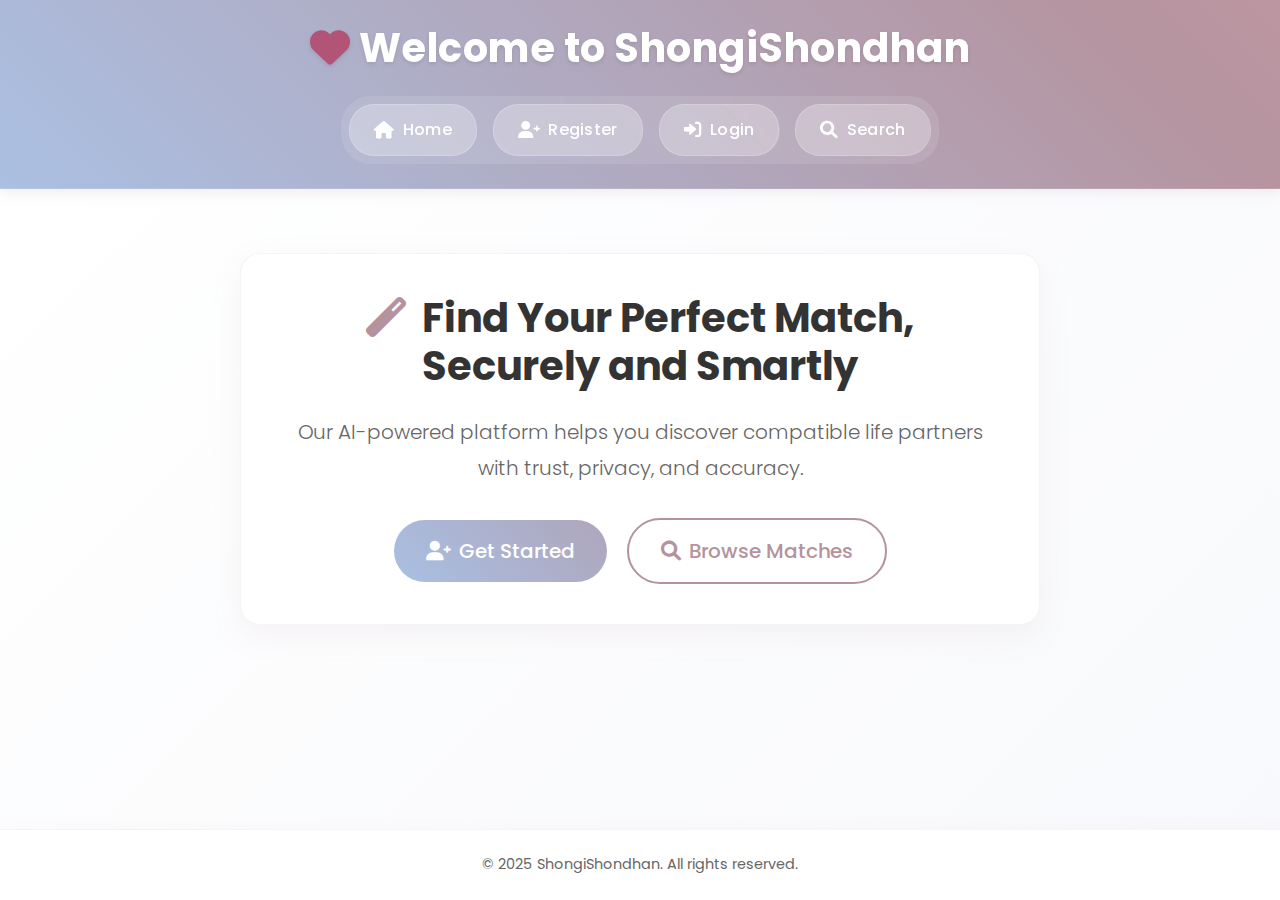
<file: index.html>
<!DOCTYPE html>
<html lang="en">
<head>
  <meta charset="UTF-8">
  <meta name="viewport" content="width=device-width, initial-scale=1.0">
  <title>ShongiShondhan | Home</title>
  <!-- Bootstrap 5 CSS -->
  <link href="https://cdn.jsdelivr.net/npm/bootstrap@5.3.0/dist/css/bootstrap.min.css" rel="stylesheet">
  <!-- Font Awesome -->
  <link href="https://cdnjs.cloudflare.com/ajax/libs/font-awesome/6.0.0/css/all.min.css" rel="stylesheet">
  <!-- Google Fonts - Poppins -->
  <link href="https://fonts.googleapis.com/css2?family=Poppins:wght@300;400;500;600;700&display=swap" rel="stylesheet">
  <!-- Custom CSS -->
  <link rel="stylesheet" href="index.css">
</head>
<body>
  <header>
    <div class="container">
      <h1><i class="fas fa-heart"></i> Welcome to ShongiShondhan</h1>
      <nav>
        <a href="index.html"><i class="fas fa-home"></i> Home</a>
        <a href="register.html"><i class="fas fa-user-plus"></i> Register</a>
        <a href="login.html"><i class="fas fa-sign-in-alt"></i> Login</a>
        <a href="search.html"><i class="fas fa-search"></i> Search</a>
      </nav>
    </div>
  </header>
  <main>
    <section class="container">
      <h2><i class="fas fa-magic"></i> Find Your Perfect Match, Securely and Smartly</h2>
      <p class="lead">Our AI-powered platform helps you discover compatible life partners with trust, privacy, and accuracy.</p>
      <div class="mt-4">
        <a href="register.html" class="btn btn-primary btn-lg me-3">
          <i class="fas fa-user-plus"></i> Get Started
        </a>
        <a href="search.html" class="btn btn-outline-primary btn-lg">
          <i class="fas fa-search"></i> Browse Matches
        </a>
      </div>
    </section>
  </main>
  <footer>
    <div class="container">
      <p>&copy; 2025 ShongiShondhan. All rights reserved.</p>
    </div>
  </footer>

  <!-- Bootstrap 5 JS Bundle with Popper -->
  <script src="https://cdn.jsdelivr.net/npm/bootstrap@5.3.0/dist/js/bootstrap.bundle.min.js"></script>
</body>
</html>
</file>
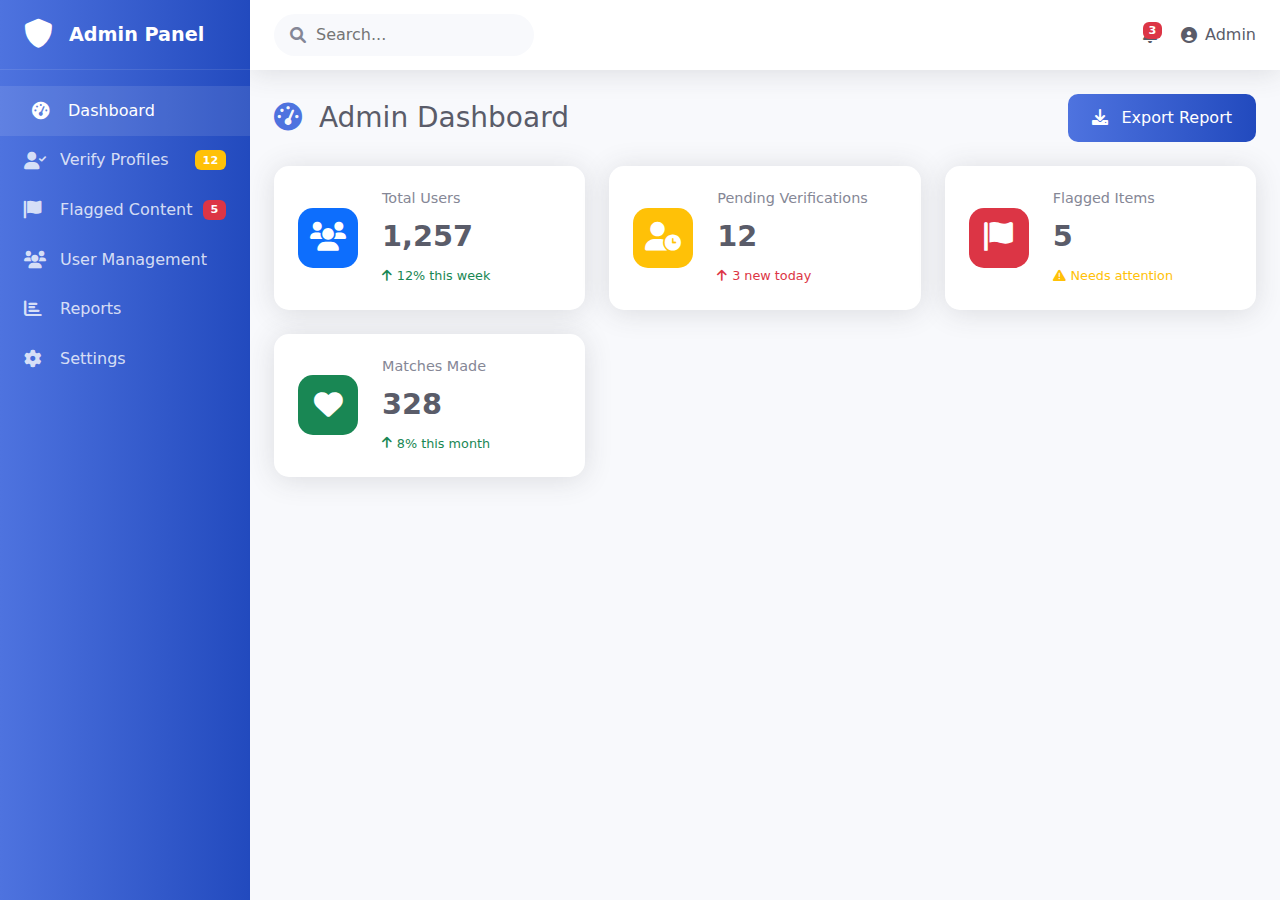
<file: admin.html>
<!DOCTYPE html>
<html lang="en">
<head>
  <meta charset="UTF-8">
  <meta name="viewport" content="width=device-width, initial-scale=1.0">
  <title>Admin Panel | ShongiShondhan</title>
  <!-- Bootstrap 5 CSS -->
  <link href="https://cdn.jsdelivr.net/npm/bootstrap@5.3.0/dist/css/bootstrap.min.css" rel="stylesheet">
  <!-- Font Awesome -->
  <link href="https://cdnjs.cloudflare.com/ajax/libs/font-awesome/6.0.0/css/all.min.css" rel="stylesheet">
  <!-- Custom CSS -->
  <link rel="stylesheet" href="admin.css">
</head>
<body class="bg-light">
  <div class="admin-wrapper">
    <!-- Sidebar -->
    <nav class="admin-sidebar">
      <div class="sidebar-header">
        <i class="fas fa-shield-alt"></i>
        <h3>Admin Panel</h3>
      </div>
      <div class="sidebar-menu">
        <a href="/dashboard" class="menu-item active">
          <i class="fas fa-tachometer-alt"></i>
          <span>Dashboard</span>
        </a>
        <a href="/verify_profiles" class="menu-item">
          <i class="fas fa-user-check"></i>
          <span>Verify Profiles</span>
          <span class="badge bg-warning">12</span>
        </a>
        <a href="/flagged_content" class="menu-item">
          <i class="fas fa-flag"></i>
          <span>Flagged Content</span>
          <span class="badge bg-danger">5</span>
        </a>
        <a href="/users" class="menu-item">
          <i class="fas fa-users"></i>
          <span>User Management</span>
        </a>
        <a href="/reports" class="menu-item">
          <i class="fas fa-chart-bar"></i>
          <span>Reports</span>
        </a>
        <a href="/settings" class="menu-item">
          <i class="fas fa-cog"></i>
          <span>Settings</span>
        </a>
      </div>
    </nav>

    <!-- Main Content -->
    <main class="admin-main">
      <!-- Top Navigation -->
      <div class="admin-nav">
        <div class="nav-left">
          <button class="btn toggle-sidebar">
            <i class="fas fa-bars"></i>
          </button>
          <div class="search-box">
            <i class="fas fa-search"></i>
            <input type="text" placeholder="Search...">
          </div>
        </div>
        <div class="nav-right">
          <div class="nav-item">
            <i class="fas fa-bell"></i>
            <span class="badge bg-danger">3</span>
          </div>
          <div class="nav-item">
            <i class="fas fa-user-circle"></i>
            <span>Admin</span>
          </div>
        </div>
      </div>

      <!-- Dashboard Content -->
      <div class="admin-content">
        <div class="content-header">
          <h2><i class="fas fa-tachometer-alt"></i> Admin Dashboard</h2>
          <div class="header-actions">
            <button class="btn btn-primary">
              <i class="fas fa-download"></i> Export Report
            </button>
          </div>
        </div>

        <!-- Stats Cards -->
        <div class="stats-grid">
          <div class="stats-card">
            <div class="stats-icon bg-primary">
              <i class="fas fa-users"></i>
            </div>
            <div class="stats-info">
              <h3>Total Users</h3>
              <p>1,257</p>
              <small class="text-success"><i class="fas fa-arrow-up"></i> 12% this week</small>
            </div>
          </div>

          <div class="stats-card">
            <div class="stats-icon bg-warning">
              <i class="fas fa-user-clock"></i>
            </div>
            <div class="stats-info">
              <h3>Pending Verifications</h3>
              <p>12</p>
              <small class="text-danger"><i class="fas fa-arrow-up"></i> 3 new today</small>
            </div>
          </div>

          <div class="stats-card">
            <div class="stats-icon bg-danger">
              <i class="fas fa-flag"></i>
            </div>
            <div class="stats-info">
              <h3>Flagged Items</h3>
              <p>5</p>
              <small class="text-warning"><i class="fas fa-exclamation-triangle"></i> Needs attention</small>
            </div>
          </div>

          <div class="stats-card">
            <div class="stats-icon bg-success">
              <i class="fas fa-heart"></i>
            </div>
            <div class="stats-info">
              <h3>Matches Made</h3>
              <p>328</p>
              <small class="text-success"><i class="fas fa-arrow-up"></i> 8% this month</small>
            </div>
          </div>
        </div>
      </div>
    </main>
  </div>

  <!-- Bootstrap JS Bundle with Popper -->
  <script src="https://cdn.jsdelivr.net/npm/bootstrap@5.3.0/dist/js/bootstrap.bundle.min.js"></script>
</body>
</html>
</file>
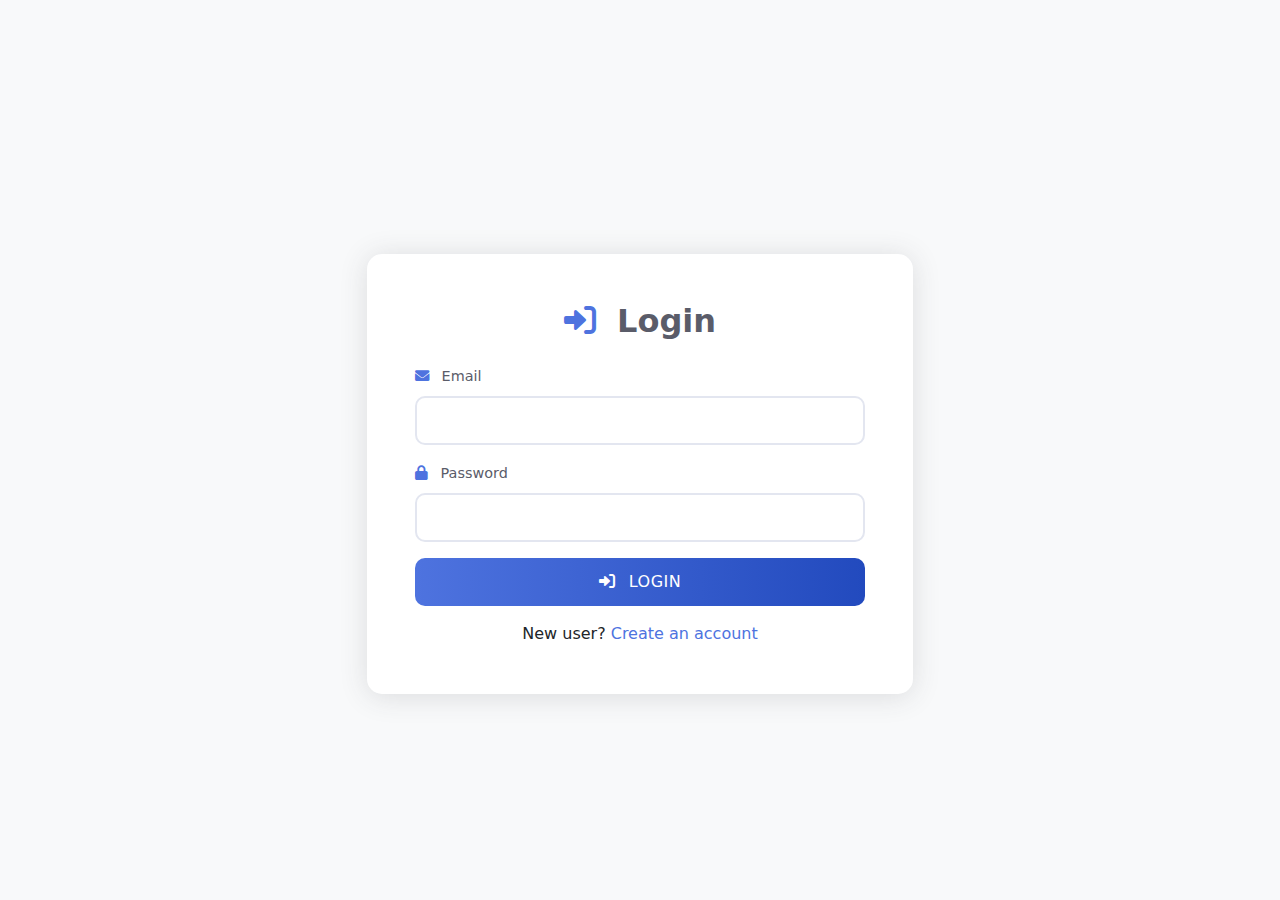
<file: login.html>
<!DOCTYPE html>
<html lang="en">
<head>
  <meta charset="UTF-8">
  <meta name="viewport" content="width=device-width, initial-scale=1.0">
  <title>Login | ShongiShondhan</title>
  <!-- Bootstrap 5 CSS -->
  <link href="https://cdn.jsdelivr.net/npm/bootstrap@5.3.0/dist/css/bootstrap.min.css" rel="stylesheet">
  <!-- Font Awesome -->
  <link href="https://cdnjs.cloudflare.com/ajax/libs/font-awesome/6.0.0/css/all.min.css" rel="stylesheet">
  <!-- Custom CSS -->
  <link rel="stylesheet" href="login.css">
</head>
<body class="bg-light">
  <div class="container">
    <div class="row justify-content-center mt-5">
      <div class="col-md-6">
        <div class="card shadow">
          <div class="card-body p-5">
            <h2 class="text-center mb-4"><i class="fas fa-sign-in-alt"></i> Login</h2>
            <form action="/login" method="post">
              <div class="mb-3">
                <label class="form-label"><i class="fas fa-envelope"></i> Email</label>
                <input type="email" class="form-control" name="email" required>
              </div>
              <div class="mb-3">
                <label class="form-label"><i class="fas fa-lock"></i> Password</label>
                <input type="password" class="form-control" name="password" required>
              </div>
              <button type="submit" class="btn btn-primary w-100 mb-3">
                <i class="fas fa-sign-in-alt"></i> Login
              </button>
            </form>
            <p class="text-center mb-0">New user? <a href="register.html" class="text-decoration-none">Create an account</a></p>
          </div>
        </div>
      </div>
    </div>
  </div>

  <!-- Bootstrap JS Bundle with Popper -->
  <script src="https://cdn.jsdelivr.net/npm/bootstrap@5.3.0/dist/js/bootstrap.bundle.min.js"></script>
</body>
</html>
</file>
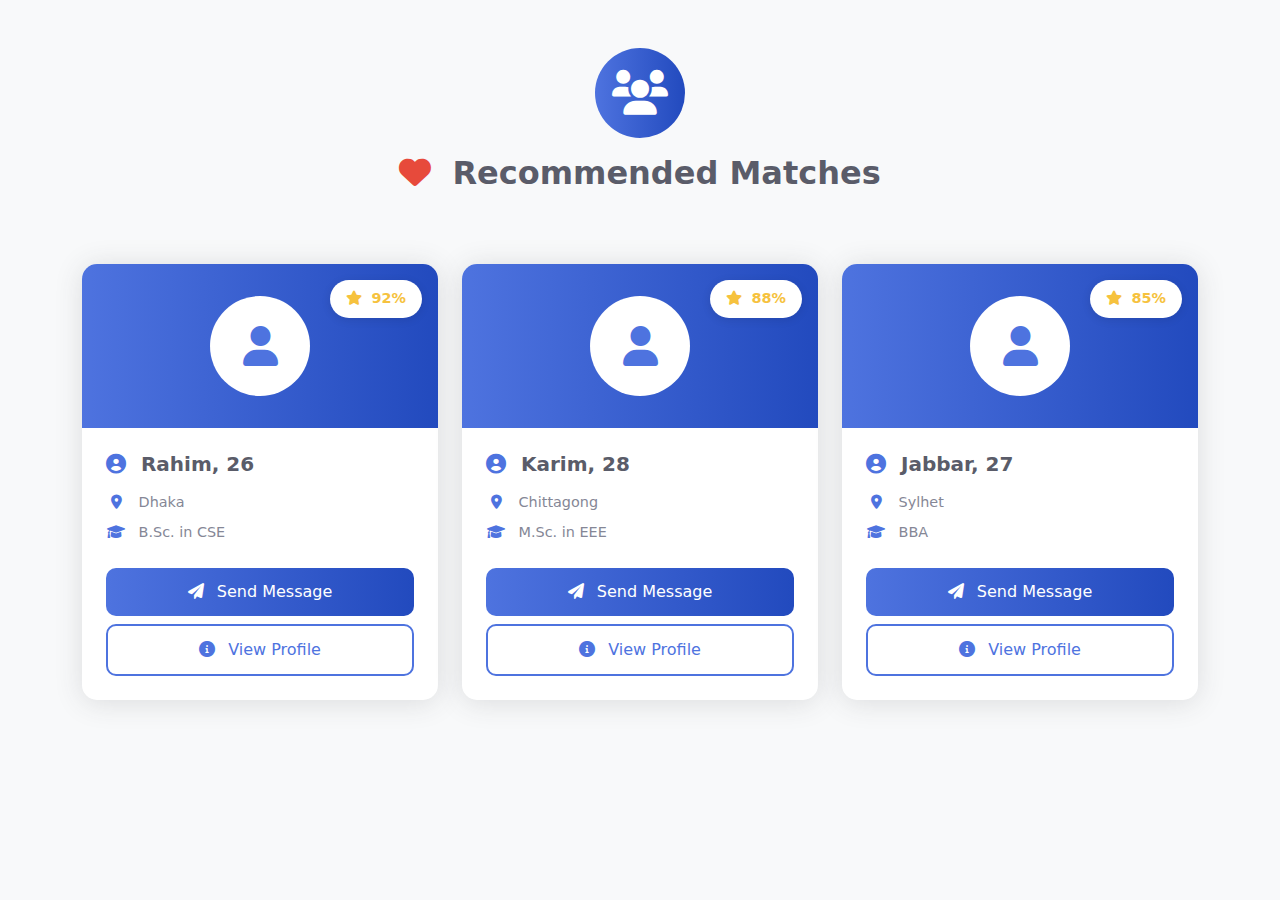
<file: matches.html>
<!DOCTYPE html>
<html lang="en">
<head>
  <meta charset="UTF-8">
  <meta name="viewport" content="width=device-width, initial-scale=1.0">
  <title>Your Matches | ShongiShondhan</title>
  <!-- Bootstrap 5 CSS -->
  <link href="https://cdn.jsdelivr.net/npm/bootstrap@5.3.0/dist/css/bootstrap.min.css" rel="stylesheet">
  <!-- Font Awesome -->
  <link href="https://cdnjs.cloudflare.com/ajax/libs/font-awesome/6.0.0/css/all.min.css" rel="stylesheet">
  <!-- Custom CSS -->
  <link rel="stylesheet" href="matches.css">
</head>
<body class="bg-light">
  <div class="container py-5">
    <div class="text-center mb-5">
      <div class="matches-icon-container mb-3">
        <i class="fas fa-users"></i>
      </div>
      <h2 class="mb-4"><i class="fas fa-heart"></i> Recommended Matches</h2>
    </div>

    <div class="row g-4">
      <!-- Match Card 1 -->
      <div class="col-md-6 col-lg-4">
        <div class="match-card">
          <div class="match-card-header">
            <div class="profile-image">
              <i class="fas fa-user"></i>
            </div>
            <div class="compatibility-badge">
              <i class="fas fa-star"></i> 92%
            </div>
          </div>
          <div class="match-card-body">
            <h3><i class="fas fa-user-circle"></i> Rahim, 26</h3>
            <div class="match-info">
              <p><i class="fas fa-map-marker-alt"></i> Dhaka</p>
              <p><i class="fas fa-graduation-cap"></i> B.Sc. in CSE</p>
            </div>
            <div class="match-actions">
              <button class="btn btn-primary">
                <i class="fas fa-paper-plane"></i> Send Message
              </button>
              <button class="btn btn-outline-primary">
                <i class="fas fa-info-circle"></i> View Profile
              </button>
            </div>
          </div>
        </div>
      </div>

      <!-- Match Card 2 (Example) -->
      <div class="col-md-6 col-lg-4">
        <div class="match-card">
          <div class="match-card-header">
            <div class="profile-image">
              <i class="fas fa-user"></i>
            </div>
            <div class="compatibility-badge">
              <i class="fas fa-star"></i> 88%
            </div>
          </div>
          <div class="match-card-body">
            <h3><i class="fas fa-user-circle"></i> Karim, 28</h3>
            <div class="match-info">
              <p><i class="fas fa-map-marker-alt"></i> Chittagong</p>
              <p><i class="fas fa-graduation-cap"></i> M.Sc. in EEE</p>
            </div>
            <div class="match-actions">
              <button class="btn btn-primary">
                <i class="fas fa-paper-plane"></i> Send Message
              </button>
              <button class="btn btn-outline-primary">
                <i class="fas fa-info-circle"></i> View Profile
              </button>
            </div>
          </div>
        </div>
      </div>

      <!-- Match Card 3 (Example) -->
      <div class="col-md-6 col-lg-4">
        <div class="match-card">
          <div class="match-card-header">
            <div class="profile-image">
              <i class="fas fa-user"></i>
            </div>
            <div class="compatibility-badge">
              <i class="fas fa-star"></i> 85%
            </div>
          </div>
          <div class="match-card-body">
            <h3><i class="fas fa-user-circle"></i> Jabbar, 27</h3>
            <div class="match-info">
              <p><i class="fas fa-map-marker-alt"></i> Sylhet</p>
              <p><i class="fas fa-graduation-cap"></i> BBA</p>
            </div>
            <div class="match-actions">
              <button class="btn btn-primary">
                <i class="fas fa-paper-plane"></i> Send Message
              </button>
              <button class="btn btn-outline-primary">
                <i class="fas fa-info-circle"></i> View Profile
              </button>
            </div>
          </div>
        </div>
      </div>
    </div>
  </div>

  <!-- Bootstrap JS Bundle with Popper -->
  <script src="https://cdn.jsdelivr.net/npm/bootstrap@5.3.0/dist/js/bootstrap.bundle.min.js"></script>
</body>
</html>
</file>
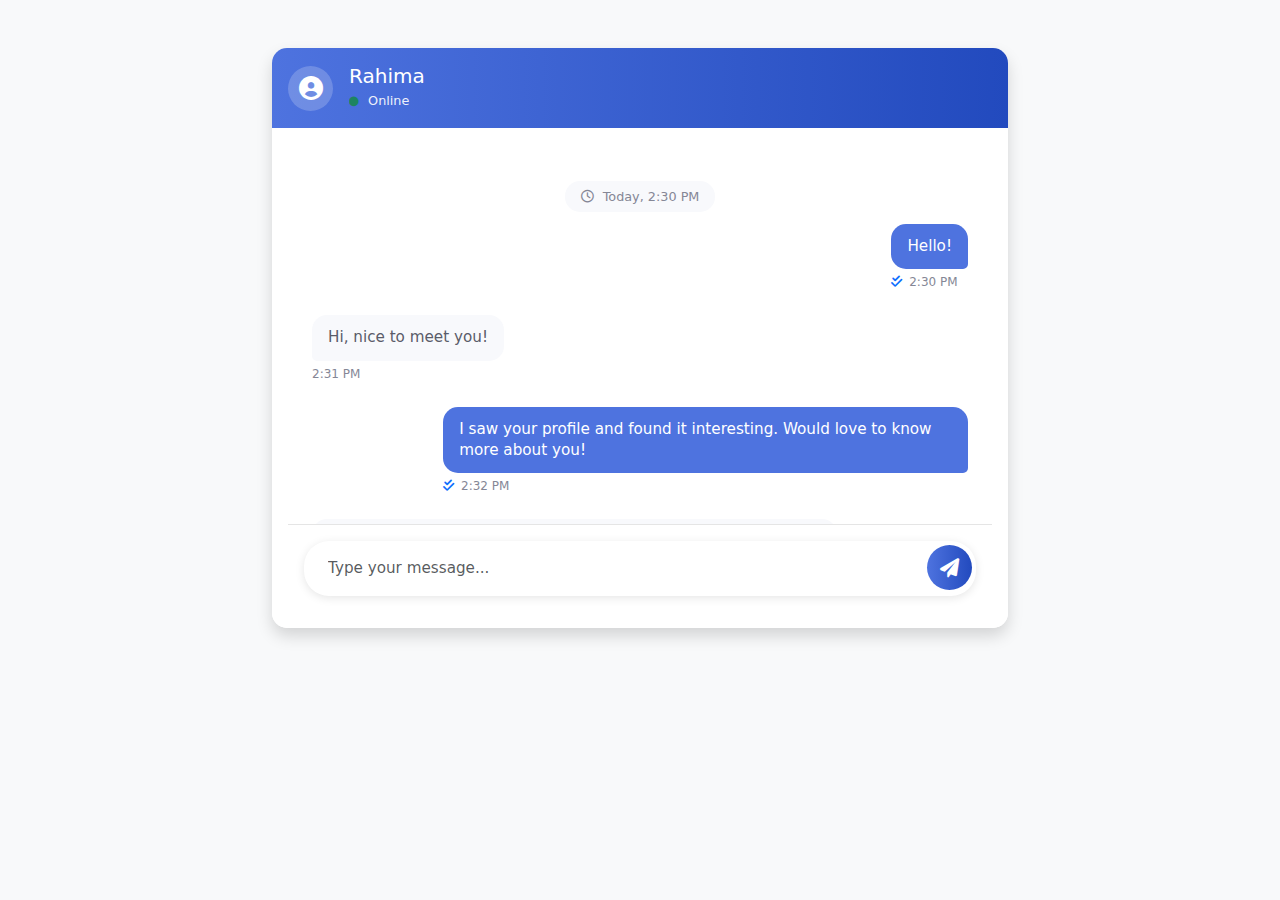
<file: messages.html>
<!DOCTYPE html>
<html lang="en">
<head>
  <meta charset="UTF-8">
  <meta name="viewport" content="width=device-width, initial-scale=1.0">
  <title>Messages | ShongiShondhan</title>
  <!-- Bootstrap 5 CSS -->
  <link href="https://cdn.jsdelivr.net/npm/bootstrap@5.3.0/dist/css/bootstrap.min.css" rel="stylesheet">
  <!-- Font Awesome -->
  <link href="https://cdnjs.cloudflare.com/ajax/libs/font-awesome/6.0.0/css/all.min.css" rel="stylesheet">
  <!-- Custom CSS -->
  <link rel="stylesheet" href="messages.css">
</head>
<body class="bg-light">
  <div class="container py-5">
    <div class="row justify-content-center">
      <div class="col-md-8">
        <div class="card shadow">
          <div class="card-header bg-primary text-white py-3">
            <div class="d-flex align-items-center">
              <div class="chat-avatar">
                <i class="fas fa-user-circle"></i>
              </div>
              <div class="ms-3">
                <h5 class="mb-0">Rahima</h5>
                <small><i class="fas fa-circle text-success"></i> Online</small>
              </div>
            </div>
          </div>
          
          <div class="card-body chat-box">
            <div class="chat-messages">
              <div class="message-group timestamp">
                <small><i class="far fa-clock"></i> Today, 2:30 PM</small>
              </div>

              <div class="message-group outgoing">
                <div class="message">
                  <div class="message-content">
                    <p>Hello!</p>
                  </div>
                  <small class="message-time">
                    <i class="fas fa-check-double text-primary"></i> 2:30 PM
                  </small>
                </div>
              </div>

              <div class="message-group incoming">
                <div class="message">
                  <div class="message-content">
                    <p>Hi, nice to meet you!</p>
                  </div>
                  <small class="message-time">2:31 PM</small>
                </div>
              </div>

              <!-- Example Additional Messages -->
              <div class="message-group outgoing">
                <div class="message">
                  <div class="message-content">
                    <p>I saw your profile and found it interesting. Would love to know more about you!</p>
                  </div>
                  <small class="message-time">
                    <i class="fas fa-check-double text-primary"></i> 2:32 PM
                  </small>
                </div>
              </div>

              <div class="message-group incoming">
                <div class="message">
                  <div class="message-content">
                    <p>Thank you! I'd be happy to chat and get to know each other better. What would you like to know?</p>
                  </div>
                  <small class="message-time">2:33 PM</small>
                </div>
              </div>
            </div>

            <form action="/send_message" method="post" class="message-form">
              <div class="input-group">
                <input type="text" class="form-control" name="message" placeholder="Type your message..." required>
                <button type="submit" class="btn btn-primary">
                  <i class="fas fa-paper-plane"></i>
                </button>
              </div>
            </form>
          </div>
        </div>
      </div>
    </div>
  </div>

  <!-- Bootstrap JS Bundle with Popper -->
  <script src="https://cdn.jsdelivr.net/npm/bootstrap@5.3.0/dist/js/bootstrap.bundle.min.js"></script>
</body>
</html>
</file>
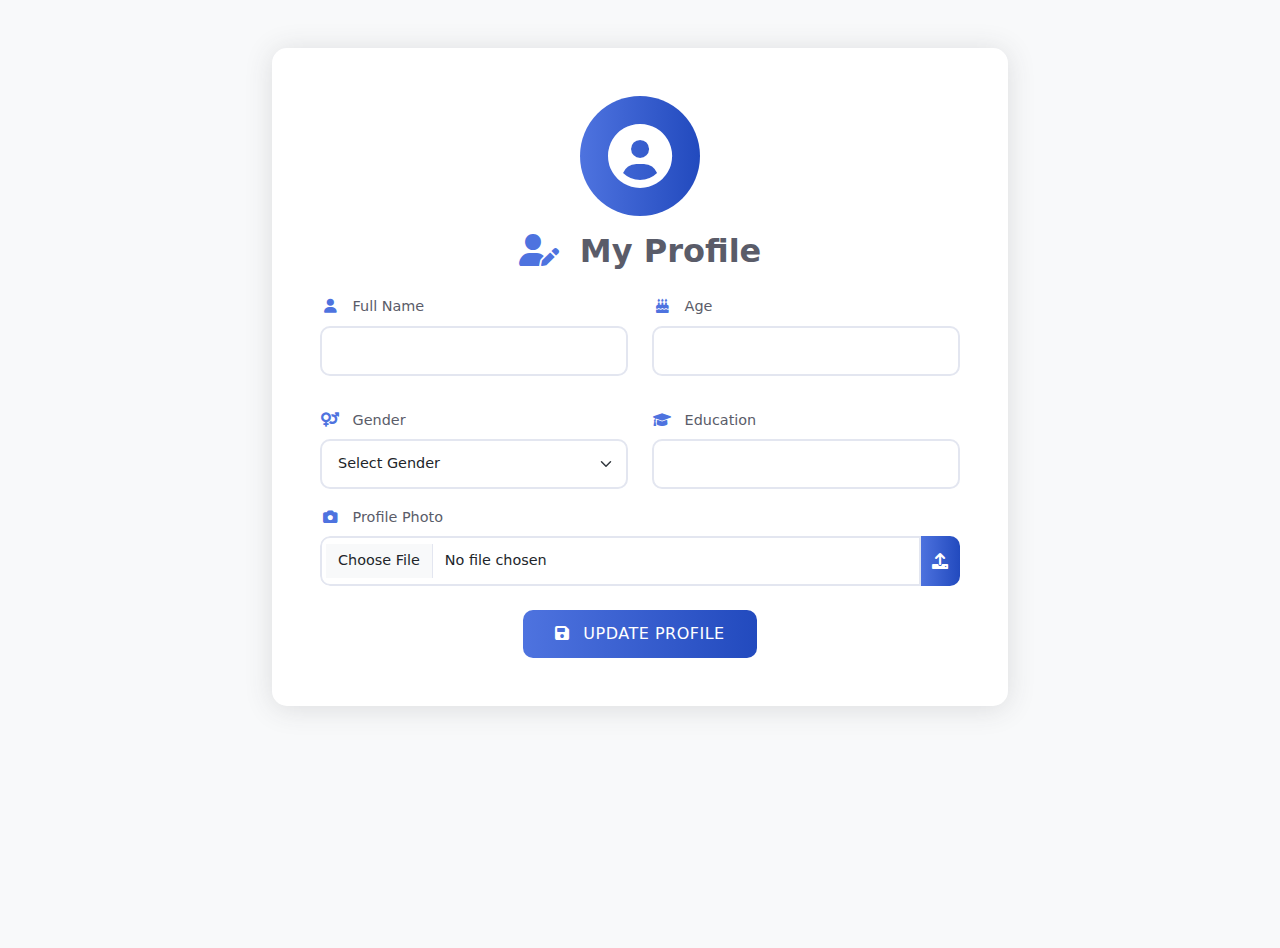
<file: profile.html>
<!DOCTYPE html>
<html lang="en">
<head>
  <meta charset="UTF-8">
  <meta name="viewport" content="width=device-width, initial-scale=1.0">
  <title>My Profile | ShongiShondhan</title>
  <!-- Bootstrap 5 CSS -->
  <link href="https://cdn.jsdelivr.net/npm/bootstrap@5.3.0/dist/css/bootstrap.min.css" rel="stylesheet">
  <!-- Font Awesome -->
  <link href="https://cdnjs.cloudflare.com/ajax/libs/font-awesome/6.0.0/css/all.min.css" rel="stylesheet">
  <!-- Custom CSS -->
  <link rel="stylesheet" href="profile.css">
</head>
<body class="bg-light">
  <div class="container">
    <div class="row justify-content-center mt-5">
      <div class="col-md-8">
        <div class="card shadow">
          <div class="card-body p-5">
            <div class="text-center mb-4">
              <div class="profile-photo-container mb-3">
                <div class="profile-photo">
                  <i class="fas fa-user-circle"></i>
                </div>
              </div>
              <h2 class="mb-4"><i class="fas fa-user-edit"></i> My Profile</h2>
            </div>
            <form action="/update_profile" method="post" enctype="multipart/form-data">
              <div class="row">
                <div class="col-md-6 mb-3">
                  <label class="form-label"><i class="fas fa-user"></i> Full Name</label>
                  <input type="text" class="form-control" name="full_name">
                </div>
                <div class="col-md-6 mb-3">
                  <label class="form-label"><i class="fas fa-birthday-cake"></i> Age</label>
                  <input type="number" class="form-control" name="age">
                </div>
              </div>
              <div class="row">
                <div class="col-md-6 mb-3">
                  <label class="form-label"><i class="fas fa-venus-mars"></i> Gender</label>
                  <select class="form-select" name="gender">
                    <option value="" selected disabled>Select Gender</option>
                    <option value="male">Male</option>
                    <option value="female">Female</option>
                  </select>
                </div>
                <div class="col-md-6 mb-3">
                  <label class="form-label"><i class="fas fa-graduation-cap"></i> Education</label>
                  <input type="text" class="form-control" name="education">
                </div>
              </div>
              <div class="mb-4">
                <label class="form-label"><i class="fas fa-camera"></i> Profile Photo</label>
                <div class="input-group">
                  <input type="file" class="form-control" name="photo" accept="image/*">
                  <label class="input-group-text" for="photo">
                    <i class="fas fa-upload"></i>
                  </label>
                </div>
              </div>
              <div class="text-center">
                <button type="submit" class="btn btn-primary">
                  <i class="fas fa-save"></i> Update Profile
                </button>
              </div>
            </form>
          </div>
        </div>
      </div>
    </div>
  </div>

  <!-- Bootstrap JS Bundle with Popper -->
  <script src="https://cdn.jsdelivr.net/npm/bootstrap@5.3.0/dist/js/bootstrap.bundle.min.js"></script>
</body>
</html>
</file>
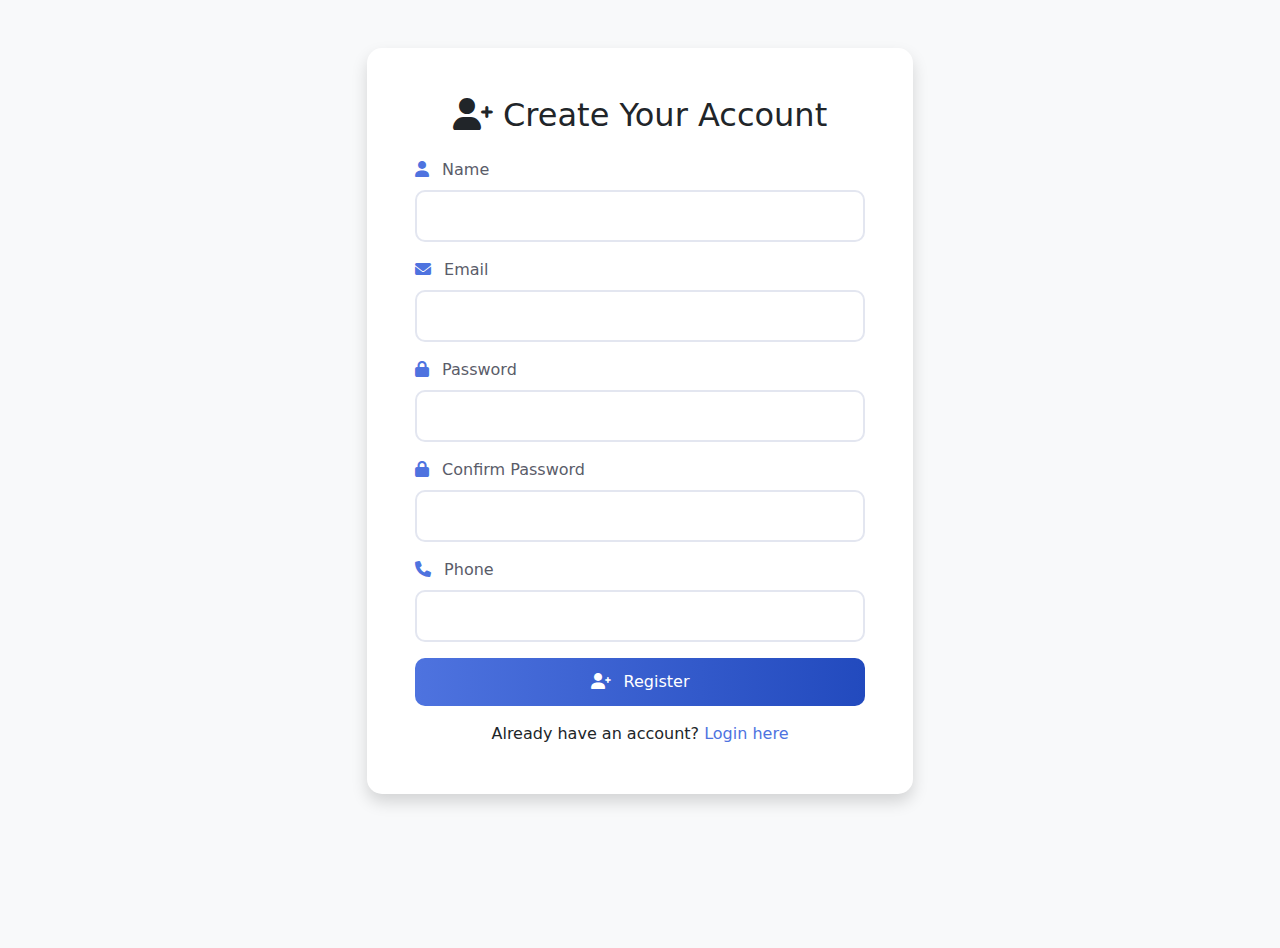
<file: register.html>
<!DOCTYPE html>
<html lang="en">
<head>
  <meta charset="UTF-8">
  <meta name="viewport" content="width=device-width, initial-scale=1.0">
  <title>Register | ShongiShondhan</title>
  <!-- Bootstrap 5 CSS -->
  <link href="https://cdn.jsdelivr.net/npm/bootstrap@5.3.0/dist/css/bootstrap.min.css" rel="stylesheet">
  <!-- Font Awesome -->
  <link href="https://cdnjs.cloudflare.com/ajax/libs/font-awesome/6.0.0/css/all.min.css" rel="stylesheet">
  <!-- Custom CSS -->
  <link rel="stylesheet" href="styles.css">
</head>
<body class="bg-light">
  <div class="container">
    <div class="row justify-content-center mt-5">
      <div class="col-md-6">
        <div class="card shadow">
          <div class="card-body p-5">
            <h2 class="text-center mb-4"><i class="fas fa-user-plus"></i> Create Your Account</h2>
            <form action="/register" method="post">
              <div class="mb-3">
                <label class="form-label"><i class="fas fa-user"></i> Name</label>
                <input type="text" class="form-control" name="name" required>
              </div>
              <div class="mb-3">
                <label class="form-label"><i class="fas fa-envelope"></i> Email</label>
                <input type="email" class="form-control" name="email" required>
              </div>
              <div class="mb-3">
                <label class="form-label"><i class="fas fa-lock"></i> Password</label>
                <input type="password" class="form-control" name="password" required>
              </div>
              <div class="mb-3">
                <label class="form-label"><i class="fas fa-lock"></i> Confirm Password</label>
                <input type="password" class="form-control" name="confirm_password" required>
              </div>
              <div class="mb-3">
                <label class="form-label"><i class="fas fa-phone"></i> Phone</label>
                <input type="text" class="form-control" name="phone" required>
              </div>
              <button type="submit" class="btn btn-primary w-100 mb-3">
                <i class="fas fa-user-plus"></i> Register
              </button>
            </form>
            <p class="text-center mb-0">Already have an account? <a href="login.html" class="text-decoration-none">Login here</a></p>
          </div>
        </div>
      </div>
    </div>
  </div>

  <!-- Bootstrap JS Bundle with Popper -->
  <script src="https://cdn.jsdelivr.net/npm/bootstrap@5.3.0/dist/js/bootstrap.bundle.min.js"></script>
</body>
</html>
</file>
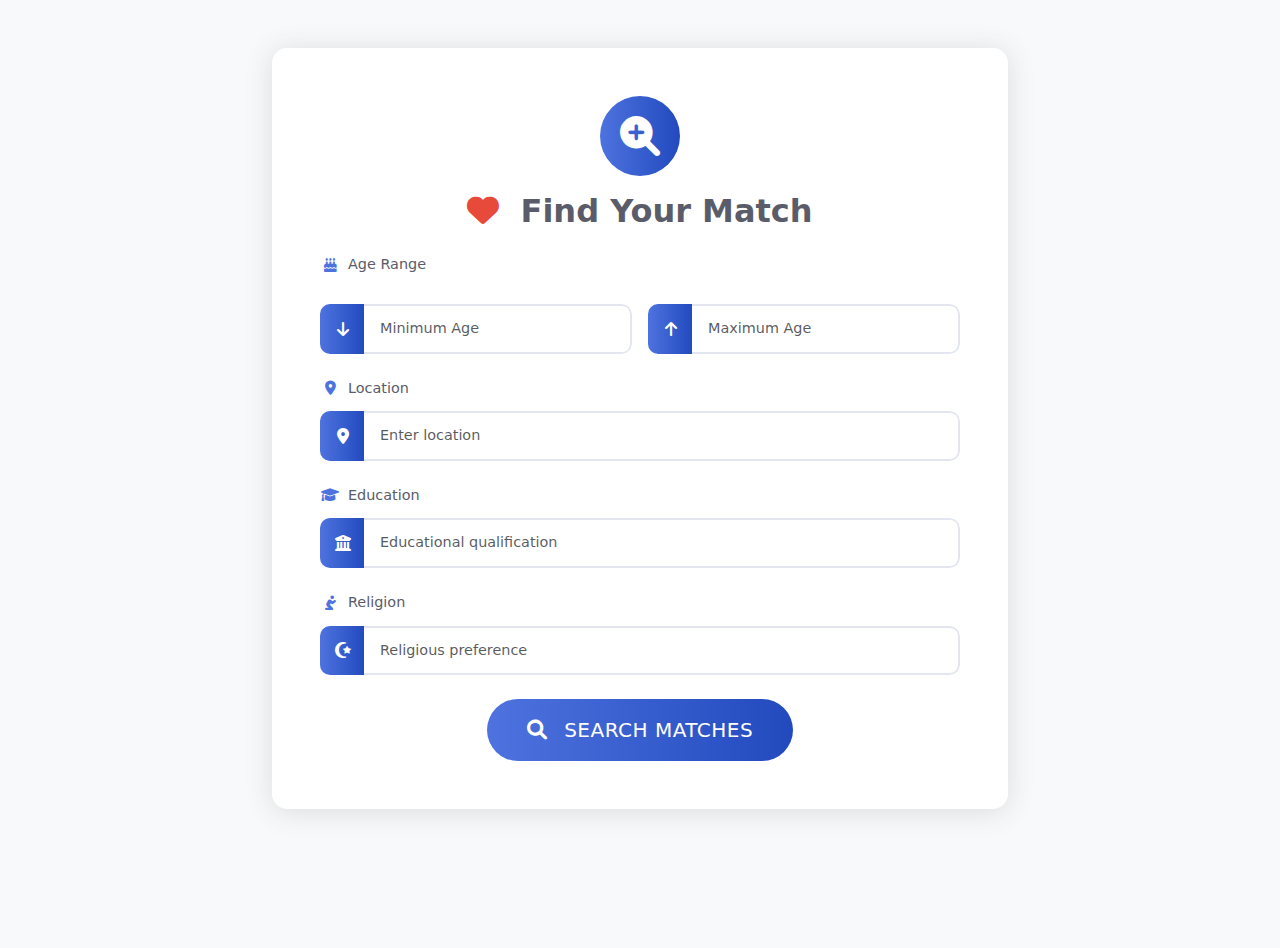
<file: search.html>
<!DOCTYPE html>
<html lang="en">
<head>
  <meta charset="UTF-8">
  <meta name="viewport" content="width=device-width, initial-scale=1.0">
  <title>Search Matches | ShongiShondhan</title>
  <!-- Bootstrap 5 CSS -->
  <link href="https://cdn.jsdelivr.net/npm/bootstrap@5.3.0/dist/css/bootstrap.min.css" rel="stylesheet">
  <!-- Font Awesome -->
  <link href="https://cdnjs.cloudflare.com/ajax/libs/font-awesome/6.0.0/css/all.min.css" rel="stylesheet">
  <!-- Custom CSS -->
  <link rel="stylesheet" href="search.css">
</head>
<body class="bg-light">
  <div class="container">
    <div class="row justify-content-center mt-5">
      <div class="col-md-8">
        <div class="card shadow">
          <div class="card-body p-5">
            <div class="text-center mb-4">
              <div class="search-icon-container mb-3">
                <i class="fas fa-search-plus"></i>
              </div>
              <h2 class="mb-4"><i class="fas fa-heart"></i> Find Your Match</h2>
            </div>
            <form action="/search_results" method="get">
              <div class="mb-4">
                <label class="form-label"><i class="fas fa-birthday-cake"></i> Age Range</label>
                <div class="row g-3">
                  <div class="col-sm-6">
                    <div class="input-group">
                      <span class="input-group-text"><i class="fas fa-arrow-down"></i></span>
                      <input type="number" class="form-control" name="age_min" placeholder="Minimum Age">
                    </div>
                  </div>
                  <div class="col-sm-6">
                    <div class="input-group">
                      <span class="input-group-text"><i class="fas fa-arrow-up"></i></span>
                      <input type="number" class="form-control" name="age_max" placeholder="Maximum Age">
                    </div>
                  </div>
                </div>
              </div>

              <div class="mb-4">
                <label class="form-label"><i class="fas fa-map-marker-alt"></i> Location</label>
                <div class="input-group">
                  <span class="input-group-text"><i class="fas fa-location-dot"></i></span>
                  <input type="text" class="form-control" name="location" placeholder="Enter location">
                </div>
              </div>

              <div class="mb-4">
                <label class="form-label"><i class="fas fa-graduation-cap"></i> Education</label>
                <div class="input-group">
                  <span class="input-group-text"><i class="fas fa-university"></i></span>
                  <input type="text" class="form-control" name="education" placeholder="Educational qualification">
                </div>
              </div>

              <div class="mb-4">
                <label class="form-label"><i class="fas fa-pray"></i> Religion</label>
                <div class="input-group">
                  <span class="input-group-text"><i class="fas fa-star-and-crescent"></i></span>
                  <input type="text" class="form-control" name="religion" placeholder="Religious preference">
                </div>
              </div>

              <div class="text-center">
                <button type="submit" class="btn btn-primary btn-lg">
                  <i class="fas fa-search"></i> Search Matches
                </button>
              </div>
            </form>
          </div>
        </div>
      </div>
    </div>
  </div>

  <!-- Bootstrap JS Bundle with Popper -->
  <script src="https://cdn.jsdelivr.net/npm/bootstrap@5.3.0/dist/js/bootstrap.bundle.min.js"></script>
</body>
</html>
</file>
<file: index.css>
/* Home Page Specific Styles */
:root {
  --primary-color: #b4929e;
  --hover-color: #9d8189;
  --background-gradient: linear-gradient(45deg, #a7c5eb, #b4929e, #e8a9a9);
  --header-height: 70px;
  --card-shadow: 0 0.15rem 1.75rem 0 rgba(180, 146, 158, 0.15);
  --heart-color: #e8a9a9;
}

/* Global Styles */
body {
  font-family: 'Poppins', sans-serif;
  min-height: 100vh;
  display: flex;
  flex-direction: column;
  background: #ffffff;
}

/* Header Styles */
header {
  background: linear-gradient(45deg, 
    rgba(167, 197, 235, 0.98),    /* Soft Blue */
    rgba(180, 146, 158, 0.98),    /* Muted Pink */
    rgba(232, 169, 169, 0.98)     /* Soft Coral */
  );
  background-size: 200% 200%;
  padding: 1.5rem 0;
  box-shadow: 0 2px 15px rgba(180, 146, 158, 0.2);
  animation: gradientAnimation 10s ease infinite;
  border-bottom: 1px solid rgba(255, 255, 255, 0.1);
  backdrop-filter: blur(10px);
}

header .container {
  display: flex;
  flex-direction: column;
  align-items: center;
  gap: 1.5rem;
}

header h1 {
  color: #ffffff;
  font-size: 2.5rem;
  font-weight: 700;
  margin: 0;
  text-align: center;
  text-shadow: 0 2px 4px rgba(0, 0, 0, 0.1);
  letter-spacing: 0.5px;
}

header h1 i {
  color: #b25475;
  animation: heartBeat 1.5s infinite, colorChange 3s infinite;
}

@keyframes heartBeat {
  0% { transform: scale(1); }
  14% { transform: scale(1.3); }
  28% { transform: scale(1); }
  42% { transform: scale(1.3); }
  70% { transform: scale(1); }
}

/* Navigation Styles */
nav {
  display: flex;
  gap: 1rem;
  flex-wrap: wrap;
  justify-content: center;
  padding: 0.5rem;
  background: rgba(255, 255, 255, 0.12);
  border-radius: 30px;
  backdrop-filter: blur(5px);
}

nav a {
  color: #ffffff;
  text-decoration: none;
  padding: 0.8rem 1.5rem;
  border-radius: 25px;
  background: rgba(255, 255, 255, 0.15);
  transition: all 0.3s ease;
  display: flex;
  align-items: center;
  gap: 0.5rem;
  border: 1px solid rgba(255, 255, 255, 0.2);
  backdrop-filter: blur(5px);
  font-weight: 500;
  letter-spacing: 0.3px;
}

nav a:hover {
  background: rgba(255, 255, 255, 0.25);
  transform: translateY(-2px);
  color: #ffffff;
  border-color: rgba(255, 255, 255, 0.3);
  box-shadow: 0 5px 15px rgba(180, 146, 158, 0.2);
}

nav a.active {
  background: rgba(255, 255, 255, 0.3);
  color: white;
  box-shadow: 0 5px 15px rgba(180, 146, 158, 0.2);
}

nav a i {
  font-size: 1.1rem;
}

/* Main Content Styles */
main {
  flex: 1;
  padding: 4rem 0;
  background: linear-gradient(135deg, #ffffff, #f8f9fc);
}

section.container {
  max-width: 800px;
  text-align: center;
  animation: fadeInUp 1s ease-out;
  background: white;
  padding: 2.5rem;
  border-radius: 20px;
  box-shadow: 0 10px 30px rgba(180, 146, 158, 0.1);
  border: 1px solid rgba(180, 146, 158, 0.1);
}

section h2 {
  color: #333333;
  font-size: 2.5rem;
  font-weight: 700;
  margin-bottom: 1.5rem;
}

section h2 i {
  color: #b4929e;
  margin-right: 0.5rem;
}

.lead {
  color: #666666;
  font-size: 1.25rem;
  font-weight: 300;
  margin-bottom: 2rem;
  line-height: 1.8;
}

/* Button Styles */
.btn {
  padding: 1rem 2rem;
  font-weight: 500;
  border-radius: 50px;
  transition: all 0.3s ease;
  display: inline-flex;
  align-items: center;
  gap: 0.5rem;
}

.btn-primary {
  background: linear-gradient(45deg, #a7c5eb, #b4929e);
  border: none;
  background-size: 200% 200%;
  animation: gradientAnimation 5s ease infinite;
  color: white;
}

.btn-primary:hover {
  background: linear-gradient(45deg, #b4929e, #e8a9a9);
  transform: translateY(-2px);
  box-shadow: 0 5px 15px rgba(180, 146, 158, 0.3);
}

.btn-outline-primary {
  color: #b4929e;
  border: 2px solid #b4929e;
  position: relative;
  z-index: 1;
  overflow: hidden;
  background: white;
}

.btn-outline-primary:hover {
  background: #b4929e;
  border-color: #b4929e;
  transform: translateY(-2px);
  box-shadow: 0 5px 15px rgba(180, 146, 158, 0.2);
  color: white;
}

/* Footer Styles */
footer {
  background: white;
  padding: 1.5rem 0;
  text-align: center;
  box-shadow: 0 -2px 15px rgba(180, 146, 158, 0.05);
  border-top: 1px solid rgba(180, 146, 158, 0.1);
}

footer p {
  color: #666666;
  margin: 0;
  font-size: 0.9rem;
}

/* Animations */
@keyframes fadeInUp {
  from {
    opacity: 0;
    transform: translateY(20px);
  }
  to {
    opacity: 1;
    transform: translateY(0);
  }
}

/* Responsive Styles */
@media (max-width: 768px) {
  header h1 {
    font-size: 2rem;
  }

  nav {
    flex-direction: column;
    width: 100%;
    max-width: 300px;
  }

  nav a {
    width: 100%;
    justify-content: center;
  }

  section h2 {
    font-size: 2rem;
  }

  .lead {
    font-size: 1.1rem;
  }

  .btn-lg {
    padding: 0.8rem 1.5rem;
    font-size: 1rem;
  }

  main {
    padding: 2rem 0;
  }

  .container {
    padding: 0 1rem;
  }
}

/* Background Animation */
@keyframes gradientAnimation {
  0% {
    background-position: 0% 50%;
  }
  50% {
    background-position: 100% 50%;
  }
  100% {
    background-position: 0% 50%;
  }
}

header {
  background-size: 200% 200%;
  animation: gradientAnimation 15s ease infinite;
}

/* Hover Effects */
.btn i {
  transition: transform 0.3s ease;
}

.btn:hover i {
  transform: translateX(5px);
} 

/* Glass Effect for Cards */
.stats-card {
  background: rgba(255, 255, 255, 0.95);
  backdrop-filter: blur(10px);
  border: 1px solid rgba(255, 255, 255, 0.2);
}

/* Enhanced Hover Effects */
.btn:hover i {
  transform: translateX(5px);
  transition: transform 0.3s ease;
}

/* Additional Animation for Heart Icon */
@keyframes colorChange {
  0% { color: #ffffff; }
  50% { color: rgba(255, 255, 255, 0.8); }
  100% { color: #ffffff; }
}

header h1 i {
  animation: heartBeat 1.5s infinite, colorChange 3s infinite;
}

/* Glowing Effect for Important Elements */
.btn-primary:hover {
  box-shadow: 0 5px 15px rgba(180, 146, 158, 0.3),
              0 0 30px rgba(232, 169, 169, 0.2);
} 

/* Color Palette Used:
  #a7c5eb - Soft Blue
  #b4929e - Muted Pink
  #e8a9a9 - Soft Coral
  #ffffff - Pure White
  #f8f9fc - Light Gray
  #333333 - Dark Gray (Text)
  #666666 - Medium Gray (Secondary Text)
*/
</file>
<file: admin.css>
/* Admin Panel Specific Styles */
:root {
  --primary-color: #4e73df;
  --hover-color: #2e59d9;
  --background-gradient: linear-gradient(to right, #4e73df, #224abe);
  --sidebar-width: 250px;
  --header-height: 70px;
  --card-shadow: 0 0.15rem 1.75rem 0 rgba(58, 59, 69, 0.15);
  --transition-speed: 0.3s;
}

/* Layout */
body {
  min-height: 100vh;
  background-color: #f8f9fc !important;
  overflow-x: hidden;
}

.admin-wrapper {
  display: flex;
  min-height: 100vh;
}

/* Sidebar Styles */
.admin-sidebar {
  width: var(--sidebar-width);
  background: #4e73df;
  background: var(--background-gradient);
  color: white;
  transition: all var(--transition-speed) ease;
  z-index: 1000;
}

.sidebar-header {
  height: var(--header-height);
  display: flex;
  align-items: center;
  padding: 0 1.5rem;
  border-bottom: 1px solid rgba(255, 255, 255, 0.1);
}

.sidebar-header i {
  font-size: 1.8rem;
  margin-right: 1rem;
}

.sidebar-header h3 {
  margin: 0;
  font-size: 1.2rem;
  font-weight: 600;
}

.sidebar-menu {
  padding: 1rem 0;
}

.menu-item {
  display: flex;
  align-items: center;
  padding: 0.8rem 1.5rem;
  color: rgba(255, 255, 255, 0.8);
  text-decoration: none;
  transition: all var(--transition-speed) ease;
}

.menu-item:hover, .menu-item.active {
  color: white;
  background: rgba(255, 255, 255, 0.1);
  padding-left: 2rem;
}

.menu-item i {
  width: 20px;
  margin-right: 1rem;
  font-size: 1.1rem;
}

.menu-item .badge {
  margin-left: auto;
  font-size: 0.7rem;
  padding: 0.4em 0.7em;
}

/* Main Content */
.admin-main {
  flex: 1;
  background: #f8f9fc;
  min-height: 100vh;
}

/* Top Navigation */
.admin-nav {
  height: var(--header-height);
  background: white;
  box-shadow: var(--card-shadow);
  display: flex;
  align-items: center;
  justify-content: space-between;
  padding: 0 1.5rem;
}

.nav-left {
  display: flex;
  align-items: center;
  gap: 1rem;
}

.toggle-sidebar {
  display: none;
  background: none;
  border: none;
  color: #5a5c69;
  font-size: 1.2rem;
}

.search-box {
  display: flex;
  align-items: center;
  background: #f8f9fc;
  border-radius: 25px;
  padding: 0.5rem 1rem;
}

.search-box i {
  color: #858796;
  margin-right: 0.5rem;
}

.search-box input {
  border: none;
  background: none;
  outline: none;
  color: #5a5c69;
}

.nav-right {
  display: flex;
  align-items: center;
  gap: 1.5rem;
}

.nav-item {
  display: flex;
  align-items: center;
  gap: 0.5rem;
  color: #5a5c69;
  cursor: pointer;
  position: relative;
}

.nav-item .badge {
  position: absolute;
  top: -5px;
  right: -5px;
  padding: 0.25em 0.5em;
  font-size: 0.7rem;
}

/* Content Area */
.admin-content {
  padding: 1.5rem;
}

.content-header {
  display: flex;
  justify-content: space-between;
  align-items: center;
  margin-bottom: 1.5rem;
}

.content-header h2 {
  color: #5a5c69;
  font-size: 1.75rem;
  margin: 0;
}

.content-header h2 i {
  margin-right: 0.5rem;
  color: var(--primary-color);
}

/* Stats Grid */
.stats-grid {
  display: grid;
  grid-template-columns: repeat(auto-fit, minmax(250px, 1fr));
  gap: 1.5rem;
  margin-bottom: 1.5rem;
}

.stats-card {
  background: white;
  border-radius: 15px;
  padding: 1.5rem;
  display: flex;
  align-items: center;
  gap: 1.5rem;
  box-shadow: var(--card-shadow);
  transition: transform var(--transition-speed) ease;
}

.stats-card:hover {
  transform: translateY(-5px);
}

.stats-icon {
  width: 60px;
  height: 60px;
  border-radius: 15px;
  display: flex;
  align-items: center;
  justify-content: center;
  font-size: 1.8rem;
  color: white;
}

.stats-info h3 {
  font-size: 0.9rem;
  color: #858796;
  margin: 0 0 0.5rem 0;
}

.stats-info p {
  font-size: 1.8rem;
  font-weight: 600;
  color: #5a5c69;
  margin: 0 0 0.5rem 0;
}

.stats-info small {
  display: flex;
  align-items: center;
  gap: 0.3rem;
  font-size: 0.8rem;
}

/* Button Styles */
.btn-primary {
  background: var(--background-gradient);
  border: none;
  padding: 0.75rem 1.5rem;
  border-radius: 10px;
  transition: all var(--transition-speed) ease;
}

.btn-primary:hover {
  transform: translateY(-2px);
  box-shadow: 0 5px 15px rgba(78, 115, 223, 0.3);
}

.btn-primary i {
  margin-right: 0.5rem;
}

/* Responsive Design */
@media (max-width: 992px) {
  .admin-sidebar {
    position: fixed;
    left: -var(--sidebar-width);
    height: 100vh;
  }

  .admin-sidebar.active {
    left: 0;
  }

  .toggle-sidebar {
    display: block;
  }

  .stats-grid {
    grid-template-columns: repeat(auto-fit, minmax(200px, 1fr));
  }
}

@media (max-width: 768px) {
  .nav-left .search-box {
    display: none;
  }

  .content-header {
    flex-direction: column;
    gap: 1rem;
    text-align: center;
  }

  .stats-card {
    flex-direction: column;
    text-align: center;
  }

  .stats-info p {
    font-size: 1.5rem;
  }
}

/* Animations */
@keyframes fadeIn {
  from {
    opacity: 0;
    transform: translateY(10px);
  }
  to {
    opacity: 1;
    transform: translateY(0);
  }
}

.stats-card {
  animation: fadeIn 0.5s ease-out;
}
</file>
<file: login.css>
/* Login Page Specific Styles */
:root {
  --primary-color: #4e73df;
  --hover-color: #2e59d9;
  --background-gradient: linear-gradient(to right, #4e73df, #224abe);
}

/* Body Styles */
body {
  min-height: 100vh;
  background-color: #f8f9fc !important;
  display: flex;
  align-items: center;
}

/* Card Styles */
.card {
  border: none;
  border-radius: 15px;
  transition: transform 0.3s ease;
  background: white;
  box-shadow: 0 0.15rem 1.75rem 0 rgba(58, 59, 69, 0.15) !important;
}

.card:hover {
  transform: translateY(-5px);
}

/* Form Styles */
.form-control {
  border-radius: 10px;
  padding: 0.75rem 1rem;
  border: 2px solid #e3e6f0;
  transition: all 0.3s ease;
  font-size: 0.9rem;
}

.form-control:focus {
  border-color: var(--primary-color);
  box-shadow: 0 0 0 0.2rem rgba(78, 115, 223, 0.25);
}

/* Label Styles */
.form-label {
  font-weight: 500;
  color: #5a5c69;
  font-size: 0.9rem;
}

.form-label i {
  margin-right: 8px;
  color: var(--primary-color);
}

/* Button Styles */
.btn-primary {
  background: var(--background-gradient);
  border: none;
  padding: 0.75rem;
  border-radius: 10px;
  font-weight: 500;
  transition: all 0.3s ease;
  text-transform: uppercase;
  letter-spacing: 0.5px;
}

.btn-primary:hover {
  background: var(--hover-color);
  transform: translateY(-2px);
  box-shadow: 0 5px 15px rgba(78, 115, 223, 0.3);
}

.btn-primary i {
  margin-right: 8px;
}

/* Link Styles */
a {
  color: var(--primary-color);
  transition: color 0.3s ease;
  font-weight: 500;
}

a:hover {
  color: var(--hover-color);
  text-decoration: none;
}

/* Heading Styles */
h2 {
  color: #5a5c69;
  font-weight: 700;
}

h2 i {
  margin-right: 10px;
  color: var(--primary-color);
}

/* Animation */
@keyframes fadeInUp {
  from {
    opacity: 0;
    transform: translateY(20px);
  }
  to {
    opacity: 1;
    transform: translateY(0);
  }
}

.card {
  animation: fadeInUp 0.5s ease-out;
}

/* Responsive Adjustments */
@media (max-width: 768px) {
  .card-body {
    padding: 2rem !important;
  }
  
  body {
    align-items: flex-start;
    padding-top: 2rem;
  }
  
  .container {
    padding: 0 1rem;
  }
}
</file>
<file: matches.css>
/* Matches Page Specific Styles */
:root {
  --primary-color: #4e73df;
  --hover-color: #2e59d9;
  --background-gradient: linear-gradient(to right, #4e73df, #224abe);
  --card-shadow: 0 0.15rem 1.75rem 0 rgba(58, 59, 69, 0.15);
  --heart-color: #e74a3b;
  --star-color: #f6c23e;
}

/* Body Styles */
body {
  min-height: 100vh;
  background-color: #f8f9fc !important;
}

/* Matches Icon Container */
.matches-icon-container {
  width: 90px;
  height: 90px;
  margin: 0 auto;
  background: var(--background-gradient);
  border-radius: 50%;
  display: flex;
  align-items: center;
  justify-content: center;
  color: white;
  font-size: 2.8rem;
  margin-bottom: 1.5rem;
  animation: float 3s ease-in-out infinite;
}

@keyframes float {
  0% {
    transform: translateY(0px);
  }
  50% {
    transform: translateY(-10px);
  }
  100% {
    transform: translateY(0px);
  }
}

/* Heading Styles */
h2 {
  color: #5a5c69;
  font-weight: 700;
}

h2 i {
  margin-right: 10px;
  color: var(--heart-color);
  animation: heartBeat 1.5s infinite;
}

@keyframes heartBeat {
  0% {
    transform: scale(1);
  }
  14% {
    transform: scale(1.3);
  }
  28% {
    transform: scale(1);
  }
  42% {
    transform: scale(1.3);
  }
  70% {
    transform: scale(1);
  }
}

/* Match Card Styles */
.match-card {
  background: white;
  border-radius: 15px;
  border: none;
  overflow: hidden;
  transition: all 0.3s ease;
  box-shadow: var(--card-shadow);
  height: 100%;
}

.match-card:hover {
  transform: translateY(-10px);
  box-shadow: 0 1rem 3rem rgba(78, 115, 223, 0.2);
}

/* Match Card Header */
.match-card-header {
  background: var(--background-gradient);
  padding: 2rem;
  position: relative;
  text-align: center;
}

/* Profile Image */
.profile-image {
  width: 100px;
  height: 100px;
  background: white;
  border-radius: 50%;
  margin: 0 auto;
  display: flex;
  align-items: center;
  justify-content: center;
  border: 4px solid rgba(255, 255, 255, 0.3);
  font-size: 2.5rem;
  color: var(--primary-color);
  transition: all 0.3s ease;
}

.match-card:hover .profile-image {
  transform: scale(1.1);
}

/* Compatibility Badge */
.compatibility-badge {
  position: absolute;
  top: 1rem;
  right: 1rem;
  background: white;
  padding: 0.5rem 1rem;
  border-radius: 20px;
  font-weight: bold;
  color: var(--star-color);
  font-size: 0.9rem;
  box-shadow: 0 2px 10px rgba(0, 0, 0, 0.1);
}

.compatibility-badge i {
  margin-right: 5px;
  animation: spin 4s linear infinite;
}

@keyframes spin {
  0% {
    transform: rotate(0deg);
  }
  100% {
    transform: rotate(360deg);
  }
}

/* Match Card Body */
.match-card-body {
  padding: 1.5rem;
}

.match-card-body h3 {
  color: #5a5c69;
  font-size: 1.25rem;
  margin-bottom: 1rem;
  font-weight: 600;
}

.match-card-body h3 i {
  margin-right: 8px;
  color: var(--primary-color);
}

/* Match Info */
.match-info {
  margin-bottom: 1.5rem;
}

.match-info p {
  margin-bottom: 0.5rem;
  color: #858796;
  font-size: 0.9rem;
}

.match-info p i {
  margin-right: 8px;
  color: var(--primary-color);
  width: 20px;
  text-align: center;
}

/* Match Actions */
.match-actions {
  display: grid;
  grid-template-columns: 1fr;
  gap: 0.5rem;
}

.btn {
  border-radius: 10px;
  padding: 0.75rem;
  font-weight: 500;
  transition: all 0.3s ease;
}

.btn-primary {
  background: var(--background-gradient);
  border: none;
}

.btn-primary:hover {
  background: var(--hover-color);
  transform: translateY(-2px);
  box-shadow: 0 5px 15px rgba(78, 115, 223, 0.3);
}

.btn-outline-primary {
  color: var(--primary-color);
  border: 2px solid var(--primary-color);
  background: transparent;
}

.btn-outline-primary:hover {
  background: var(--primary-color);
  color: white;
  transform: translateY(-2px);
  box-shadow: 0 5px 15px rgba(78, 115, 223, 0.3);
}

.btn i {
  margin-right: 8px;
}

/* Animation */
@keyframes fadeInUp {
  from {
    opacity: 0;
    transform: translateY(20px);
  }
  to {
    opacity: 1;
    transform: translateY(0);
  }
}

.match-card {
  animation: fadeInUp 0.5s ease-out;
}

/* Responsive Adjustments */
@media (max-width: 768px) {
  .container {
    padding: 1rem;
  }
  
  .match-card-header {
    padding: 1.5rem;
  }
  
  .profile-image {
    width: 80px;
    height: 80px;
    font-size: 2rem;
  }
  
  .match-card-body {
    padding: 1rem;
  }
  
  .matches-icon-container {
    width: 70px;
    height: 70px;
    font-size: 2rem;
  }
}

/* Grid Spacing */
.row.g-4 {
  margin: 0 -12px;
}

.row.g-4 > [class*="col-"] {
  padding: 0 12px;
}
</file>
<file: messages.css>
/* Messages Page Specific Styles */
:root {
  --primary-color: #4e73df;
  --hover-color: #2e59d9;
  --background-gradient: linear-gradient(to right, #4e73df, #224abe);
  --card-shadow: 0 0.15rem 1.75rem 0 rgba(58, 59, 69, 0.15);
  --message-outgoing-bg: #4e73df;
  --message-incoming-bg: #f8f9fc;
  --message-time-color: #858796;
}

/* Body Styles */
body {
  min-height: 100vh;
  background-color: #f8f9fc !important;
}

/* Card Styles */
.card {
  border: none;
  border-radius: 15px;
  overflow: hidden;
  box-shadow: var(--card-shadow);
}

/* Chat Header Styles */
.card-header {
  background: var(--background-gradient) !important;
  border: none;
}

.chat-avatar {
  width: 45px;
  height: 45px;
  background: rgba(255, 255, 255, 0.2);
  border-radius: 50%;
  display: flex;
  align-items: center;
  justify-content: center;
  font-size: 1.5rem;
}

.card-header small {
  font-size: 0.8rem;
  opacity: 0.9;
}

.card-header small i {
  font-size: 0.6rem;
  margin-right: 5px;
}

/* Chat Box Styles */
.chat-box {
  height: 500px;
  display: flex;
  flex-direction: column;
  background: white;
}

.chat-messages {
  flex: 1;
  overflow-y: auto;
  padding: 1.5rem;
}

/* Message Groups */
.message-group {
  margin-bottom: 1rem;
  animation: fadeIn 0.3s ease-out;
}

.message-group.timestamp {
  text-align: center;
  margin: 1rem 0;
}

.message-group.timestamp small {
  background: #f8f9fc;
  padding: 0.5rem 1rem;
  border-radius: 15px;
  color: var(--message-time-color);
  font-size: 0.8rem;
}

.message-group.timestamp i {
  margin-right: 5px;
}

/* Message Styles */
.message {
  max-width: 80%;
  margin-bottom: 0.5rem;
}

.message-content {
  padding: 0.75rem 1rem;
  border-radius: 15px;
  position: relative;
}

.message-content p {
  margin: 0;
  font-size: 0.95rem;
  line-height: 1.4;
}

/* Outgoing Messages */
.message-group.outgoing {
  display: flex;
  flex-direction: column;
  align-items: flex-end;
}

.message-group.outgoing .message-content {
  background: var(--message-outgoing-bg);
  color: white;
  border-bottom-right-radius: 5px;
}

/* Incoming Messages */
.message-group.incoming {
  display: flex;
  flex-direction: column;
  align-items: flex-start;
}

.message-group.incoming .message-content {
  background: var(--message-incoming-bg);
  color: #5a5c69;
  border-bottom-left-radius: 5px;
}

/* Message Time */
.message-time {
  font-size: 0.75rem;
  color: var(--message-time-color);
  margin-top: 0.25rem;
  display: block;
}

.message-time i {
  font-size: 0.8rem;
  margin-right: 3px;
}

/* Message Form */
.message-form {
  padding: 1rem;
  background: white;
  border-top: 1px solid rgba(0, 0, 0, 0.1);
}

.input-group {
  background: white;
  border-radius: 25px;
  padding: 0.25rem;
  box-shadow: 0 2px 10px rgba(0, 0, 0, 0.1);
}

.form-control {
  border: none;
  padding: 0.75rem 1.25rem;
  border-radius: 25px !important;
  font-size: 0.95rem;
}

.form-control:focus {
  box-shadow: none;
}

.input-group .btn {
  border-radius: 50% !important;
  width: 45px;
  height: 45px;
  padding: 0;
  display: flex;
  align-items: center;
  justify-content: center;
  background: var(--background-gradient);
  border: none;
  margin-left: 0.5rem;
  transition: all 0.3s ease;
}

.input-group .btn:hover {
  transform: translateY(-2px);
  box-shadow: 0 5px 15px rgba(78, 115, 223, 0.3);
}

.input-group .btn i {
  font-size: 1.2rem;
}

/* Animations */
@keyframes fadeIn {
  from {
    opacity: 0;
    transform: translateY(10px);
  }
  to {
    opacity: 1;
    transform: translateY(0);
  }
}

/* Scrollbar Styles */
.chat-messages::-webkit-scrollbar {
  width: 6px;
}

.chat-messages::-webkit-scrollbar-track {
  background: #f1f1f1;
}

.chat-messages::-webkit-scrollbar-thumb {
  background: #888;
  border-radius: 3px;
}

.chat-messages::-webkit-scrollbar-thumb:hover {
  background: #555;
}

/* Responsive Adjustments */
@media (max-width: 768px) {
  .container {
    padding: 0.5rem;
  }
  
  .chat-box {
    height: calc(100vh - 2rem);
  }
  
  .message {
    max-width: 90%;
  }
  
  .card-header {
    padding: 0.75rem;
  }
  
  .chat-messages {
    padding: 1rem;
  }
}

/* Message Hover Effects */
.message-content:hover {
  transform: translateY(-1px);
  transition: transform 0.2s ease;
}
</file>
<file: profile.css>
/* Profile Page Specific Styles */
:root {
  --primary-color: #4e73df;
  --hover-color: #2e59d9;
  --background-gradient: linear-gradient(to right, #4e73df, #224abe);
  --card-shadow: 0 0.15rem 1.75rem 0 rgba(58, 59, 69, 0.15);
}

/* Body Styles */
body {
  min-height: 100vh;
  background-color: #f8f9fc !important;
}

/* Card Styles */
.card {
  border: none;
  border-radius: 15px;
  transition: transform 0.3s ease;
  box-shadow: var(--card-shadow) !important;
}

.card:hover {
  transform: translateY(-5px);
}

/* Profile Photo Styles */
.profile-photo-container {
  width: 120px;
  height: 120px;
  margin: 0 auto;
  position: relative;
}

.profile-photo {
  width: 100%;
  height: 100%;
  border-radius: 50%;
  background: var(--background-gradient);
  display: flex;
  align-items: center;
  justify-content: center;
  color: white;
  font-size: 4rem;
  overflow: hidden;
}

.profile-photo img {
  width: 100%;
  height: 100%;
  object-fit: cover;
}

/* Form Styles */
.form-control, .form-select {
  border-radius: 10px;
  padding: 0.75rem 1rem;
  border: 2px solid #e3e6f0;
  transition: all 0.3s ease;
  font-size: 0.9rem;
}

.form-control:focus, .form-select:focus {
  border-color: var(--primary-color);
  box-shadow: 0 0 0 0.2rem rgba(78, 115, 223, 0.25);
}

/* Label Styles */
.form-label {
  font-weight: 500;
  color: #5a5c69;
  font-size: 0.9rem;
  margin-bottom: 0.5rem;
}

.form-label i {
  margin-right: 8px;
  color: var(--primary-color);
  width: 20px;
  text-align: center;
}

/* Button Styles */
.btn-primary {
  background: var(--background-gradient);
  border: none;
  padding: 0.75rem 2rem;
  border-radius: 10px;
  font-weight: 500;
  transition: all 0.3s ease;
  text-transform: uppercase;
  letter-spacing: 0.5px;
}

.btn-primary:hover {
  background: var(--hover-color);
  transform: translateY(-2px);
  box-shadow: 0 5px 15px rgba(78, 115, 223, 0.3);
}

.btn-primary i {
  margin-right: 8px;
}

/* File Input Styles */
.input-group {
  border-radius: 10px;
  overflow: hidden;
}

.input-group-text {
  background: var(--background-gradient);
  border: none;
  color: white;
  cursor: pointer;
  transition: all 0.3s ease;
}

.input-group-text:hover {
  background: var(--hover-color);
}

/* Heading Styles */
h2 {
  color: #5a5c69;
  font-weight: 700;
}

h2 i {
  margin-right: 10px;
  color: var(--primary-color);
}

/* Animation */
@keyframes fadeInUp {
  from {
    opacity: 0;
    transform: translateY(20px);
  }
  to {
    opacity: 1;
    transform: translateY(0);
  }
}

.card {
  animation: fadeInUp 0.5s ease-out;
}

/* Responsive Adjustments */
@media (max-width: 768px) {
  .card-body {
    padding: 2rem !important;
  }
  
  .container {
    padding: 0 1rem;
  }
  
  .profile-photo-container {
    width: 100px;
    height: 100px;
  }
  
  .profile-photo {
    font-size: 3rem;
  }
  
  .btn-primary {
    width: 100%;
  }
}

/* Form Row Spacing */
.row + .row {
  margin-top: 1rem;
}
</file>
<file: styles.css>
/* Custom Variables */
:root {
  --primary-color: #4e73df;
  --hover-color: #2e59d9;
  --background-gradient: linear-gradient(to right, #4e73df, #224abe);
}

/* Body Styles */
body {
  min-height: 100vh;
  background-color: #f8f9fc !important;
}

/* Card Styles */
.card {
  border: none;
  border-radius: 15px;
  transition: transform 0.3s ease;
}

.card:hover {
  transform: translateY(-5px);
}

/* Form Styles */
.form-control {
  border-radius: 10px;
  padding: 0.75rem 1rem;
  border: 2px solid #e3e6f0;
  transition: all 0.3s ease;
}

.form-control:focus {
  border-color: var(--primary-color);
  box-shadow: 0 0 0 0.2rem rgba(78, 115, 223, 0.25);
}

/* Label Styles */
.form-label {
  font-weight: 500;
  color: #5a5c69;
}

.form-label i {
  margin-right: 8px;
  color: var(--primary-color);
}

/* Button Styles */
.btn-primary {
  background: var(--background-gradient);
  border: none;
  padding: 0.75rem;
  border-radius: 10px;
  font-weight: 500;
  transition: all 0.3s ease;
}

.btn-primary:hover {
  background: var(--hover-color);
  transform: translateY(-2px);
}

.btn-primary i {
  margin-right: 8px;
}

/* Link Styles */
a {
  color: var(--primary-color);
  transition: color 0.3s ease;
}

a:hover {
  color: var(--hover-color);
}

/* Responsive Adjustments */
@media (max-width: 768px) {
  .card-body {
    padding: 2rem !important;
  }
}

/* Animation */
@keyframes fadeIn {
  from {
    opacity: 0;
    transform: translateY(20px);
  }
  to {
    opacity: 1;
    transform: translateY(0);
  }
}

.card {
  animation: fadeIn 0.5s ease-out;
}
</file>
<file: search.css>
/* Search Page Specific Styles */
:root {
  --primary-color: #4e73df;
  --hover-color: #2e59d9;
  --background-gradient: linear-gradient(to right, #4e73df, #224abe);
  --card-shadow: 0 0.15rem 1.75rem 0 rgba(58, 59, 69, 0.15);
  --heart-color: #e74a3b;
}

/* Body Styles */
body {
  min-height: 100vh;
  background-color: #f8f9fc !important;
}

/* Card Styles */
.card {
  border: none;
  border-radius: 15px;
  transition: transform 0.3s ease;
  box-shadow: var(--card-shadow) !important;
}

.card:hover {
  transform: translateY(-5px);
}

/* Search Icon Container */
.search-icon-container {
  width: 80px;
  height: 80px;
  margin: 0 auto;
  background: var(--background-gradient);
  border-radius: 50%;
  display: flex;
  align-items: center;
  justify-content: center;
  color: white;
  font-size: 2.5rem;
  margin-bottom: 1.5rem;
  animation: pulse 2s infinite;
}

@keyframes pulse {
  0% {
    box-shadow: 0 0 0 0 rgba(78, 115, 223, 0.4);
  }
  70% {
    box-shadow: 0 0 0 15px rgba(78, 115, 223, 0);
  }
  100% {
    box-shadow: 0 0 0 0 rgba(78, 115, 223, 0);
  }
}

/* Form Styles */
.form-control {
  border-radius: 10px;
  padding: 0.75rem 1rem;
  border: 2px solid #e3e6f0;
  transition: all 0.3s ease;
  font-size: 0.9rem;
}

.form-control:focus {
  border-color: var(--primary-color);
  box-shadow: 0 0 0 0.2rem rgba(78, 115, 223, 0.25);
}

/* Input Group Styles */
.input-group {
  border-radius: 10px;
  overflow: hidden;
}

.input-group-text {
  background: var(--background-gradient);
  border: none;
  color: white;
  padding: 0.75rem;
  min-width: 45px;
  display: flex;
  justify-content: center;
}

.input-group .form-control {
  border-left: none;
}

/* Label Styles */
.form-label {
  font-weight: 500;
  color: #5a5c69;
  font-size: 0.9rem;
  margin-bottom: 0.75rem;
  display: flex;
  align-items: center;
}

.form-label i {
  margin-right: 8px;
  color: var(--primary-color);
  width: 20px;
  text-align: center;
}

/* Button Styles */
.btn-primary {
  background: var(--background-gradient);
  border: none;
  padding: 1rem 2.5rem;
  border-radius: 50px;
  font-weight: 500;
  transition: all 0.3s ease;
  text-transform: uppercase;
  letter-spacing: 0.5px;
}

.btn-primary:hover {
  background: var(--hover-color);
  transform: translateY(-2px);
  box-shadow: 0 5px 15px rgba(78, 115, 223, 0.3);
}

.btn-primary i {
  margin-right: 10px;
}

/* Heading Styles */
h2 {
  color: #5a5c69;
  font-weight: 700;
}

h2 i {
  margin-right: 10px;
  color: var(--heart-color);
  animation: heartBeat 1.5s infinite;
}

@keyframes heartBeat {
  0% {
    transform: scale(1);
  }
  14% {
    transform: scale(1.3);
  }
  28% {
    transform: scale(1);
  }
  42% {
    transform: scale(1.3);
  }
  70% {
    transform: scale(1);
  }
}

/* Animation */
@keyframes fadeInUp {
  from {
    opacity: 0;
    transform: translateY(20px);
  }
  to {
    opacity: 1;
    transform: translateY(0);
  }
}

.card {
  animation: fadeInUp 0.5s ease-out;
}

/* Responsive Adjustments */
@media (max-width: 768px) {
  .card-body {
    padding: 2rem !important;
  }
  
  .container {
    padding: 0 1rem;
  }
  
  .btn-primary {
    width: 100%;
    padding: 0.75rem;
  }
  
  .search-icon-container {
    width: 60px;
    height: 60px;
    font-size: 1.8rem;
  }
}

/* Age Range Specific Styles */
.row.g-3 {
  margin: 0 -8px;
}

.row.g-3 > .col-sm-6 {
  padding: 0 8px;
}

/* Placeholder Styles */
::placeholder {
  color: #b7b9cc;
  opacity: 0.8;
}
</file>
